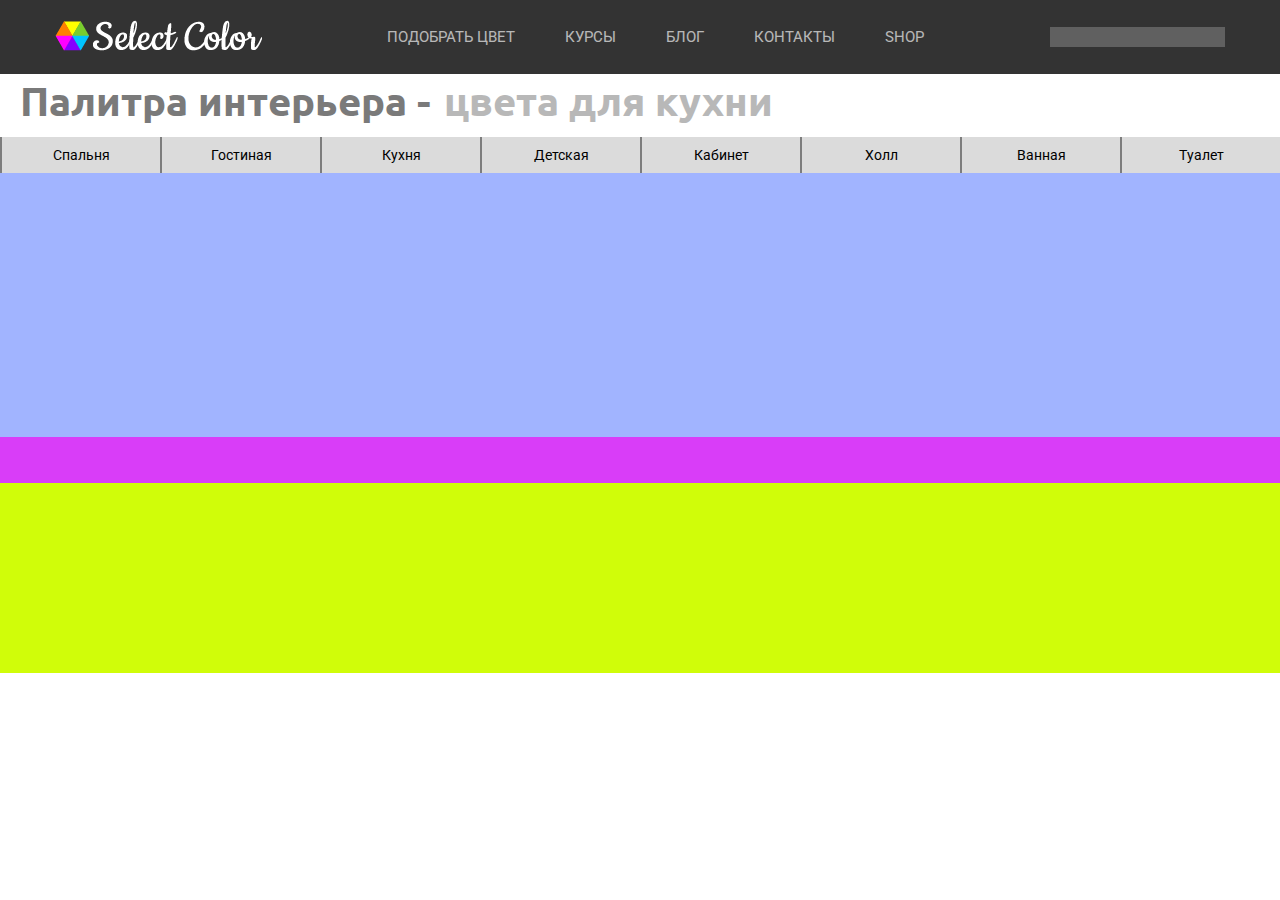
<file: material/index.html>
<!doctype html>
<html>
    <head>
        <meta charset="utf-8">
            <link href="https://fonts.googleapis.com/css2?family=Roboto:wght@100;300;400;500;900&family=Ubuntu:ital,wght@0,300;0,400;0,500;0,700;1,300;1,400;1,500;1,700&display=swap" rel="stylesheet">
            <link rel="stylesheet" href="CSS/style.css">
            <style type="text/css">
            body,td,th {
    font-family: Roboto, sans-serif;
}
            </style>
<title>Select color</title>
    </head>

<body>
    <header class="header">

      <div class="container">
        <div class="header__inner">
            <div class="header__logo"><img src="img/logoSelectColor_.png" alt="select color logo">        </div>
            <nav class="nav">
              <a class="nav__link" href="#"> ПОДОБРАТЬ ЦВЕТ</a>
              <a class="nav__link" href="#"> КУРСЫ</a>
              <a class="nav__link" href="#"> БЛОГ</a>
              <a class="nav__link" href="#"> КОНТАКТЫ</a>
              <a class="nav__link" href="#"> SHOP</a>
            </nav>
              <div class="finder_box"> </div>
        </div>
    </div>

    <div class="ContainerH">
        <h1 >Палитра интерьера - </h1> (;)
        <h2  >цвета для кухни</h2>
    </div>

    <div class="tabs">
        <nav class="tabs__nav">
          <div class="tabs__nav-btn"  data-tab="#спальня"> Спальня</div>
          <div class="tabs__nav-btn"  data-tab="#гостинная"> Гостиная</div>
          <div class="tabs__nav-btn"  data-tab="#кухня"> Кухня</div>
          <div class="tabs__nav-btn" type="button"> Детская</div>
          <div class="tabs__nav-btn" type="button"> Кабинет</div>
          <div class="tabs__nav-btn" type="button"> Холл</div>
          <div class="tabs__nav-btn" type="button"> Ванная </div>
          <div class="tabs__nav-btn" type="button"> Туалет</div>
      </nav>
    </div>
</header>
     <div class="intro">
            <div class="intro_1" ></div>
            <div class="intro_2" ></div>
            <div class="intro_3" ></div>     
        </div>
        <script src="app.js"></script>
    </body>
</html>
</file>
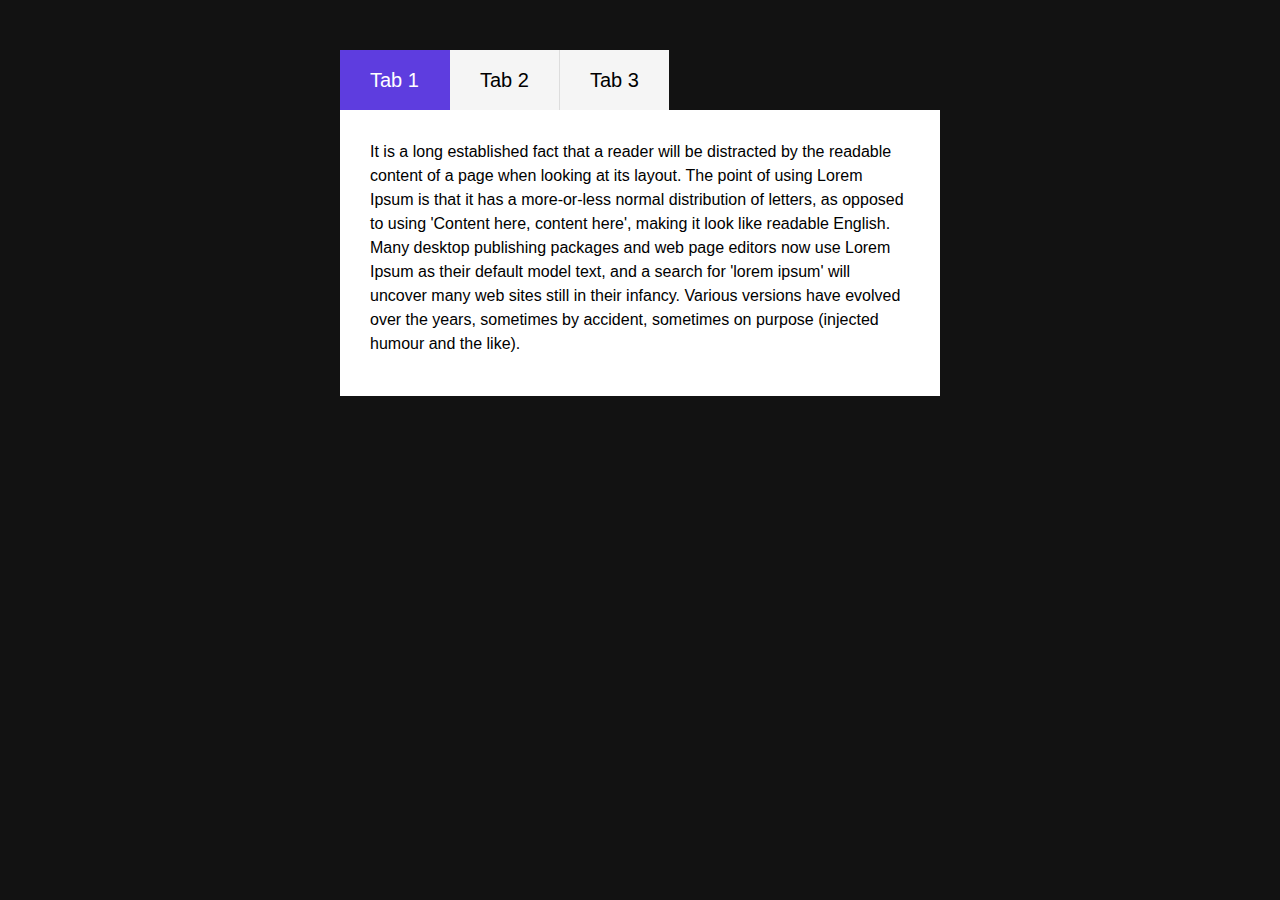
<file: material/tabs-js/index.html>
<!DOCTYPE html>
<html lang="en">
<head>
    <meta charset="UTF-8">
    <link rel="stylesheet" href="style.css">
    <meta name="viewport" content="width=device-width, initial-scale=1.0">
    <title>Tabs js</title>
</head>
<body>

    <div class="tabs">
        <div class="tabs__nav">
            <div class="tabs__nav-btn" type="button" data-tab="#tab_1">Tab 1</div>
            <div class="tabs__nav-btn" type="button" data-tab="#tab_2">Tab 2</div>
            <div class="tabs__nav-btn" type="button" data-tab="#tab_3">Tab 3</div>
        </div>
        <div class="tabs__content">
            <div class="tabs__item" id="tab_1">
                <p>It is a long established fact that a reader will be distracted by the readable content of a page when looking at its layout. The point of using Lorem Ipsum is that it has a more-or-less normal distribution of letters, as opposed to using 'Content here, content here', making it look like readable English. Many desktop publishing packages and web page editors now use Lorem Ipsum as their default model text, and a search for 'lorem ipsum' will uncover many web sites still in their infancy. Various versions have evolved over the years, sometimes by accident, sometimes on purpose (injected humour and the like).</p>
            </div>

            <div class="tabs__item" id="tab_2">
                <p>It is a long established fact that a reader will be distracted by the readable content of a page when looking at its layout. The point of using Lorem Ipsum is that it has a more-or-less normal distribution of letters, as opposed to using 'Content here, content here', making it look like readable English.</p>
            </div>

            <div class="tabs__item" id="tab_3">
                <p>The point of using Lorem Ipsum is that it has a more-or-less normal distribution of letters, as opposed to using 'Content here, content here', making it look like readable English. Many desktop publishing packages and web page editors now use Lorem Ipsum as their default model text, and a search for 'lorem ipsum' will uncover many web sites still in their infancy. Various versions have evolved over the years, sometimes by accident, sometimes on purpose (injected humour and the like).</p>
            </div>
        </div>
    </div>


    <script src="app.js"></script>

</body>
</html>
</file>
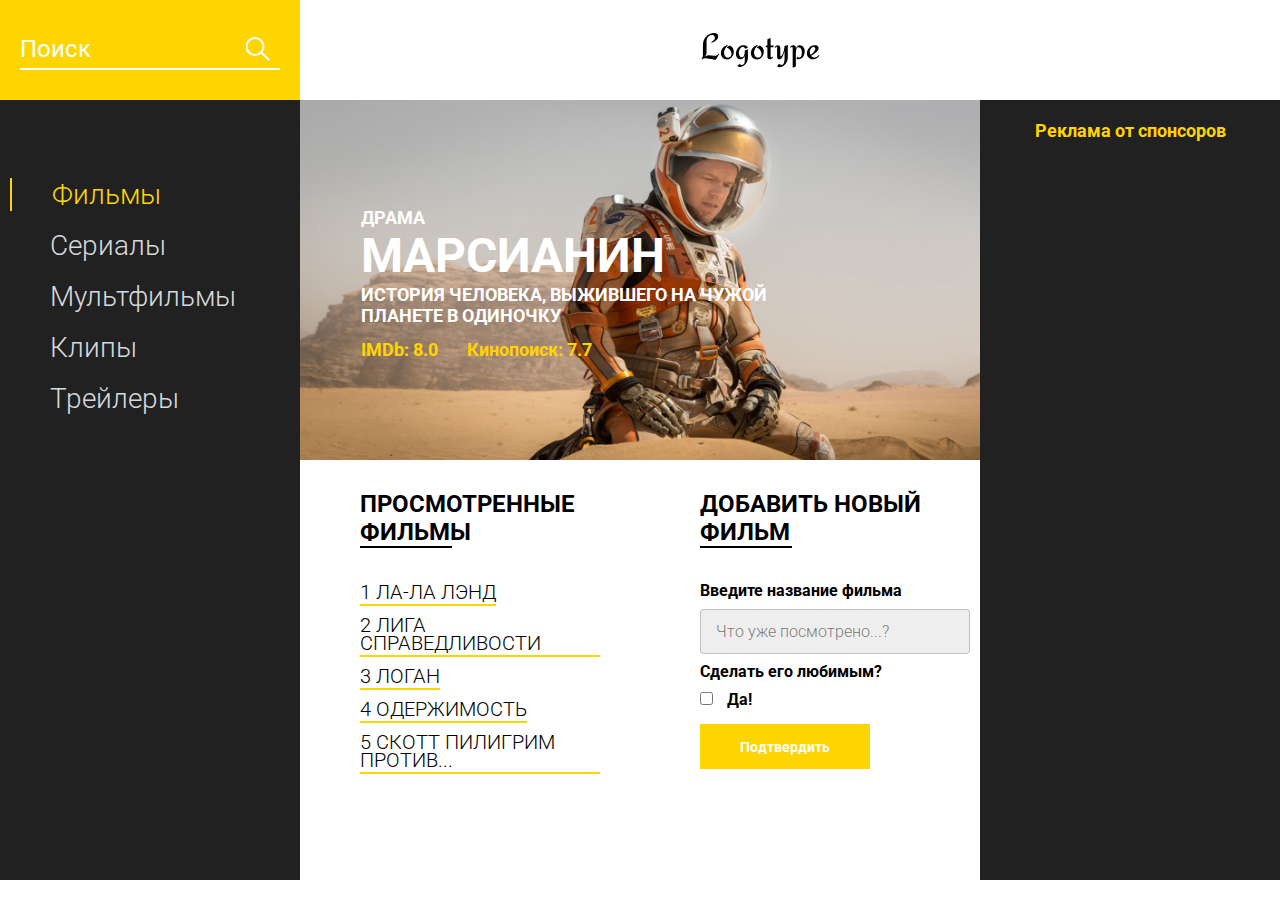
<file: udme/project 2/index.html>
<!DOCTYPE html>
<html lang="en">
<head>
    <meta charset="UTF-8">
    <meta name="viewport" content="width=device-width, initial-scale=1.0">
    <title>Movie DB</title>
    <link href="https://fonts.googleapis.com/css?family=Roboto:300,400,700&display=swap&subset=cyrillic-ext" rel="stylesheet">
    <link rel="stylesheet" href="css/style.min.css">
</head>
<body>
    <header class="header">
        <div class="header__search">
            <form action="#">
                <input type="text" placeholder="Поиск">
            </form>
        </div>
        <div class="header__logo">
            <img src="icons/Logotype.svg" alt="logo">
        </div>
    </header>
    <main class="promo">
        <div class="promo__menu">
            <nav class="promo__menu-list">
                <ul>
                    <li><a class="promo__menu-item promo__menu-item_active" href="#">Фильмы</a></li>
                    <li><a class="promo__menu-item" href="#">Сериалы</a></li>
                    <li><a class="promo__menu-item" href="#">Мультфильмы</a></li>
                    <li><a class="promo__menu-item" href="#">Клипы</a></li>
                    <li><a class="promo__menu-item" href="#">Трейлеры</a></li>
                </ul>
            </nav>
        </div>
        <div class="promo__content">
            <div class="promo__bg">
                <div class="promo__genre">КОМЕДИЯ</div>
                <div class="promo__title">МАРСИАНИН</div>
                <div class="promo__descr">ИСТОРИЯ ЧЕЛОВЕКА, ВЫЖИВШЕГО НА ЧУЖОЙ ПЛАНЕТЕ В ОДИНОЧКУ</div>
                <div class="promo__ratings">
                    <span>IMDb: 8.0</span>
                    <span>Кинопоиск: 7.7</span>
                </div>
            </div>
            <div class="promo__interactive">
                <div>
                    <div class="promo__interactive-title">ПРОСМОТРЕННЫЕ ФИЛЬМЫ</div>
                    <ul class="promo__interactive-list">
                        <li class="promo__interactive-item">ЛОГАН
                            <div class="delete"></div>
                        </li>
                        <li class="promo__interactive-item">ЛИГА СПРАВЕДЛИВОСТИ
                            <div class="delete"></div>
                        </li>
                        <li class="promo__interactive-item">ЛА-ЛА ЛЭНД
                            <div class="delete"></div>
                        </li>
                        <li class="promo__interactive-item">ОДЕРЖИМОСТЬ
                            <div class="delete"></div>
                        </li>
                        <li class="promo__interactive-item">СКОТТ ПИЛИГРИМ ПРОТИВ...
                            <div class="delete"></div>
                        </li>
                    </ul>
                </div>
                <div>
                    <form class="add">
                        <div class="promo__interactive-title">ДОБАВИТЬ НОВЫЙ ФИЛЬМ</div>
                        <span>Введите название фильма</span>
                        <input class="adding__input" type="text" placeholder="Что уже посмотрено...?">
                        <span>Сделать его любимым?</span>
                        <input type="checkbox">
                        <span class="yes">Да!</span>
                        <button>Подтвердить</button>
                    </form>
                </div>
            </div>
        </div>
        <div class="promo__adv">
            <div class="promo__adv-title">Реклама от спонсоров</div>
            <img src="img/content_1.jpg" alt="some picture">
            <img src="img/content_2.jpg" alt="some picture">
            <img src="img/content_3.png" alt="some picture">
        </div>
    </main>

    <script src="js/script.js"></script>
</body>
</html>
</file>
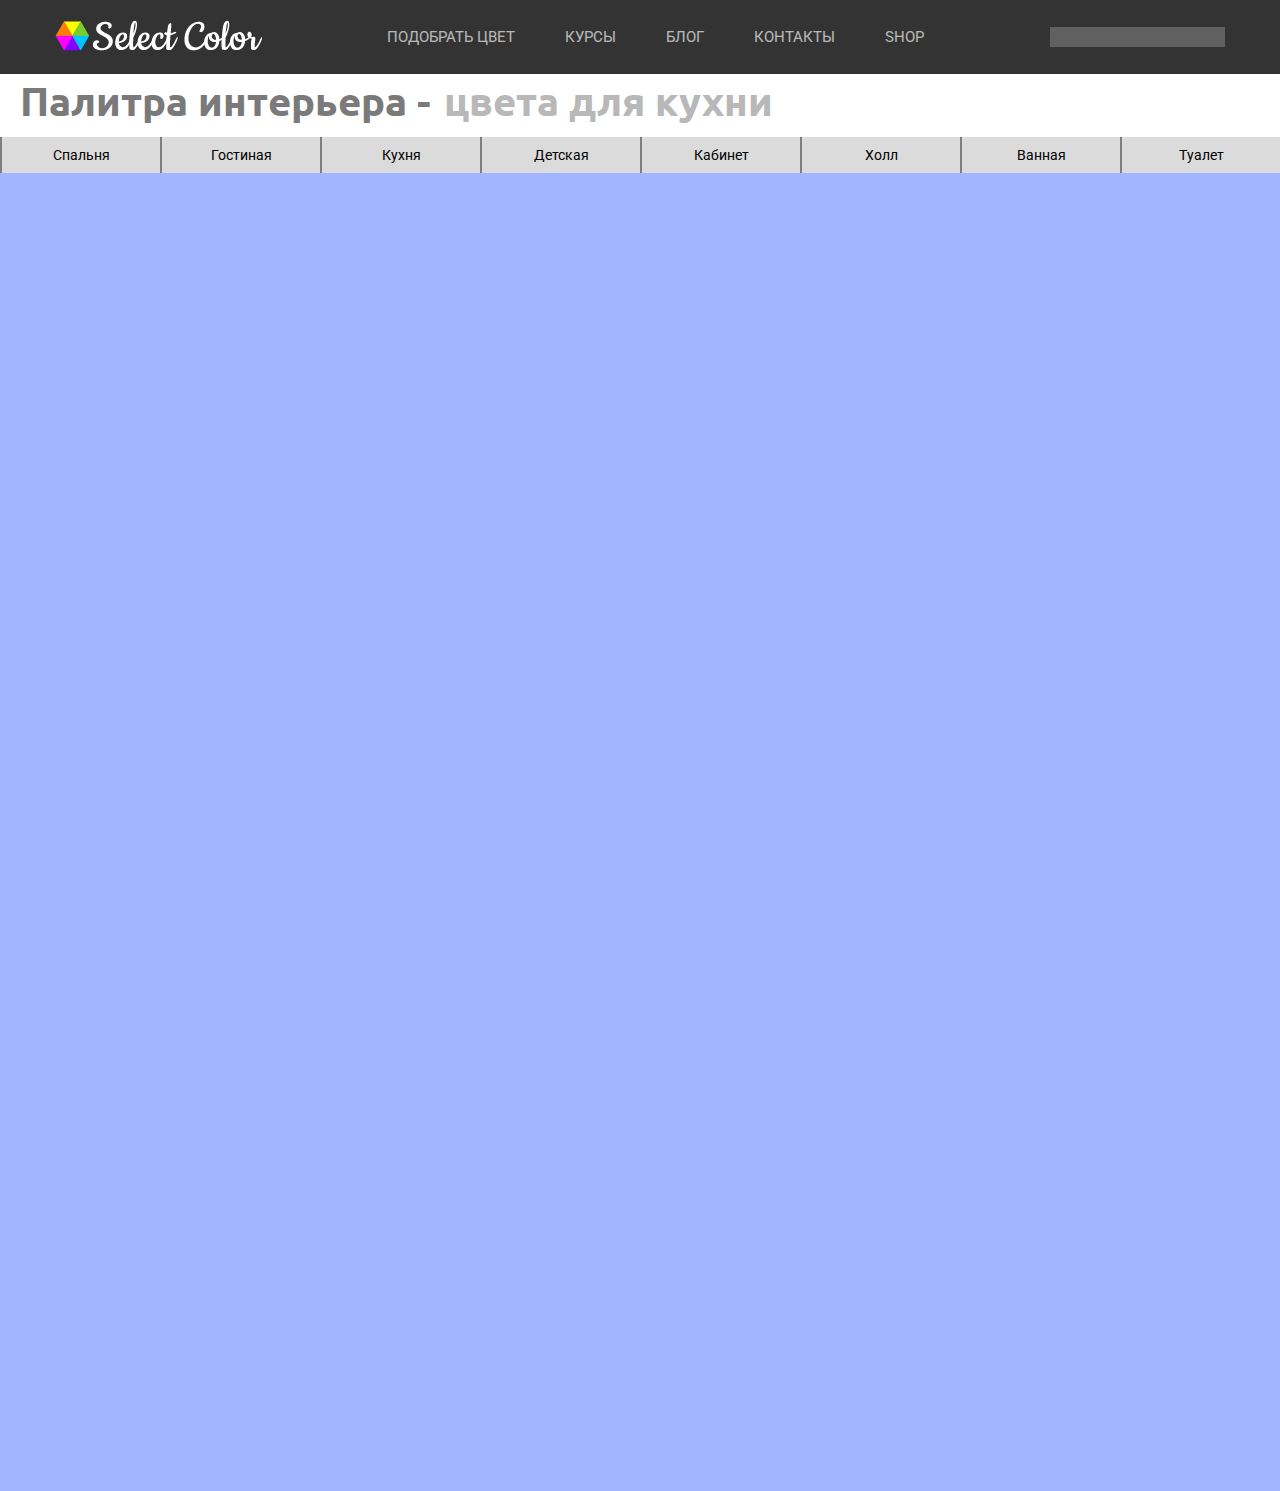
<file: material/index 2.html>
<!doctype html>
<html>
    <head>
        <meta charset="utf-8">
            <link href="https://fonts.googleapis.com/css2?family=Roboto:wght@100;300;400;500;900&family=Ubuntu:ital,wght@0,300;0,400;0,500;0,700;1,300;1,400;1,500;1,700&display=swap" rel="stylesheet">
            <link rel="stylesheet" href="CSS/style.css">
            <style type="text/css">
            body,td,th {
    font-family: Roboto, sans-serif;
}
            </style>
<title>Select color</title>
    </head>

<body>
    <header class="header">
      <div class="container">
        <div class="header__inner">
            <div class="header__logo"><img src="img/logoSelectColor_.png" alt="select color logo">        </div>
            <nav class="nav">
              <a class="nav__link" href="#"> ПОДОБРАТЬ ЦВЕТ</a>
              <a class="nav__link" href="#"> КУРСЫ</a>
              <a class="nav__link" href="#"> БЛОГ</a>
              <a class="nav__link" href="#"> КОНТАКТЫ</a>
              <a class="nav__link" href="#"> SHOP</a>
            </nav>
              <div class="finder_box"> </div>
        </div>
    </div>

    <div class="ContainerH">
        <h1 >Палитра интерьера - </h1> (;)
        <h2  >цвета для кухни</h2>
    </div>

    <div class="tabs">
        <nav class="tabs__nav">
          <div class="tabs__nav-btn"  data-tab="#спальня"> Спальня</div>
          <div class="tabs__nav-btn"  data-tab="#гостинная"> Гостиная</div>
          <div class="tabs__nav-btn"  data-tab="#кухня"> Кухня</div>
          <div class="tabs__nav-btn" type="button"> Детская</div>
          <div class="tabs__nav-btn" type="button"> Кабинет</div>
          <div class="tabs__nav-btn" type="button"> Холл</div>
          <div class="tabs__nav-btn" type="button"> Ванная </div>
          <div class="tabs__nav-btn" type="button"> Туалет</div>
      </nav>
    </div>
</header>
        <div class="intro">
            <div class="intro_1" id="спальня">
                <div class="color1" > </div>
            </div>
            <div class="intro_1" id="гостинная">
                <div class="color2" ></div>
            </div>
            <div class="intro_1" id="кухня">
                <div class="color3" ></div>
            </div>
            <div class="intro_1">
                <div class="color3"></div>
            </div>
            <div class="intro_1">
                <div class="color4"></div>
            </div>
        </div>
    <div class="intro_2">
                <div  class="column_conteiner">
                    <div  class="column_items">
                        <div class="column1">
                            <div class="over1"> </div>
                            <div class="over2"> </div>
                            <div class="over3"> </div>
                            <div class="over4"> </div>
                        </div>
                        <div class="column2">
                            <div class="over1"> </div>
                            <div class="over2"> </div>
                            <div class="over3"> </div>
                            <div class="over4"> </div>
                        </div>
                        <div class="column3">
                            <div class="over1"> </div>
                            <div class="over2"> </div>
                            <div class="over3"> </div>
                            <div class="over4"> </div>
                        </div>
                        <div class="column4">
                            <div class="over1"> </div>
                            <div class="over2"> </div>
                            <div class="over3"> </div>
                            <div class="over4"> </div>
                        </div>
                        <div class="column5">
                            <div class="over1"> </div>
                            <div class="over2"> </div>
                            <div class="over3"> </div>
                            <div class="over4"> </div>
                        </div>
                        <div class="column6">
                            <div class="over1"> </div>
                            <div class="over2"> </div>
                            <div class="over3"> </div>
                            <div class="over4"> </div>
                        </div>
                        <div class="column7">
                            <div class="over1"> </div>
                            <div class="over2"> </div>
                            <div class="over3"> </div>
                            <div class="over4"> </div>
                        </div>
                        <div class="columnD">
                            <div class="over1"> </div>
                            <div class="over2"> </div>
                            <div class="over3"> </div>
                            <div class="over4"> </div>
                        </div>
                    </div>
                </div>
            </div>
        <script src="app.js"></script>
    </body>
</html>
</file>
<file: material/CSS/style.css>
/* CSS Document */
body {
    margin: 0;
    font-family: 'Roboto', sans-serif;
    font-size: 14px;
    color:#FFFFFF;
    -webkit-font-smoothing: antialiased;
}
h1 {
    font-family: 'Ubuntu', sans-serif;
    font-size: 40px;
    color:#7a7a7a;
   
}
 h2, h3, h4, h5, h6{
    font-family: 'Ubuntu', sans-serif;
    font-size: 40px;
    color:#b8b8b8;
}

*,
*:before,
*:after {
    box-sizing: border-box;
}
/*Сontainer
=======================*/
.container {
    width: 100%;
    max-width: 1170px;
    margin: 0 auto;}

.ContainerH {
    width: 100%;
    padding-left: 20px;
    padding-bottom: 10px;
    display: inline-flex;
    height: 63px;
    background-color: #FFFFFF;
    align-items: center;
}

/*Header
=======================*/
.header {
    width: 100%;
    position: absolute;
    top: 0;
    left: 0;
    z-index: 1000;
    background-color:#333333;
}
.header__inner {
    display: flex;
    justify-content: space-between;
    padding: 20px 0;
    align-items:center;
    flex-wrap: wrap;
}
.finder_box {
    width: 15%;
    height: 20px;
    background-color: #606060;
}

/*Nav
====================*/
.nav{
    display: flex;
        font-size: 15px;
    text-transform: uppercase;
}
.nav__link {
    margin-left: 50px;
    color:#fff;
    opacity: .65;
    text-decoration: none;
    transition: opacity .2s
    linear;
}
.nav__link:first-child {
    margin: 0;
}
.nav__link:hover{
    text-decoration:underline;
    opacity: 1;
}

/*tabs
==========*/
.tabs__nav {
    display: flex;
    justify-content: space-between;
    font-size: 14px;
    color: #000000;
    align-items: center;
    margin:0;
}
.tabs__nav-btn {
    padding: 10px;
    flex: 1 1 0;
    text-align: center;
    text-decoration: none;
    background-color: #dbdbdb;
    border-left: 2px solid #7d7d7d;
    transition: background-color .1s linear;
}
.tabs__nav-btn:hover {
    background-color: #bfbfbf;
}
.tabs__nav-btn.active {
    background-color: #fecd57;
}

/*intro
=================*/
.intro {
    display: flexbox;
    width: 100%;
    margin-top: 173px;
    height: 500px;
    position: relative;
   
}

.intro_1 {
    width: 100%;
    height: 52.7%;
    background-color: #a1b4ff;
}
.intro_2 {
    width: 100%;
    height: 9.2%;
    background-color: #d93df8;
}
.intro_3 {
    width: 100%;
    height: 38.1%;
    background-color: #d0fd09;
}
/*Column



/*
https://progi.pro/kak-obrabativat-alfa-v-ruchnom-rezhime-nalozheniya-overlay-10358380


outputRed = (foregroundRed * foregroundAlpha) + (backgroundRed * (1.0 - foregroundAlpha));


struct Color
{
    int R;
    int G;
    int B;
    int A;
};


Color Blend(Color c1, Color c2)
{
    Color result;
    double a1 = c1.A / 255.0;
    double a2 = c2.A / 255.0;



    result.R = (int) (a1 * c1.R + a2 * (1 - a1) * c2.R);
    result.G = (int) (a1 * c1.G + a2 * (1 - a1) * c2.G);
    result.B = (int) (a1 * c1.B + a2 * (1 - a1) * c2.B);
    result.A = (int) (255 * (a1 + a2 * (1 - a1)));
    return result;
}



void Example()
{
    Color c1;
    c1.R = 255;
    c1.G = 0;
    c1.B = 0;
    c1.A = 100;



    Color c2;
    c2.R = 255;
    c2.G = 255;
    c2.B = 255;



    Color blended = Blend(c1, c2);
    int x = 50;
    int y = 100;



    // Pretend function that draws a pixel at (x, y) with rgb values
    DrawPixel(x, y, blended.R, blended.G, blended.B);
}
*/
</file>
<file: material/tabs-js/style.css>
body {
    margin: 0;

    background-color: #121212;

    font-family: Roboto, sans-serif;
    font-size: 16px;
    line-height: 1.5;
}

p {
    margin: 0 0 10px;
}

.tabs {
    max-width: 600px;
    margin: 50px auto;
}

.tabs__nav {
    display: flex;
}

.tabs__nav-btn {
    padding: 15px 30px;

    font-size: 20px;

    background-color: #f5f5f5;
    border: 0;
    border-right: 1px solid #ddd;
    cursor: pointer;
}

.tabs__nav-btn:last-child {
    border-right: none;
}

.tabs__nav-btn:hover {
    background-color: #ddd;
}

.tabs__nav-btn.active {
    background-color: #5e3ddf;
    border-right-color: #5e3ddf;
    color: #fff;
}

.tabs__content {
    padding: 30px;
    background-color: #fff;
}

.tabs__item {
    display: none;
}

.tabs__item.active {
    display: block;
}
</file>
<file: udme/project 2/css/style.min.css>
*{-webkit-box-sizing:border-box;box-sizing:border-box;margin:0;padding:0;font-family:'Roboto', sans-serif}.header{display:-webkit-box;display:-ms-flexbox;display:flex;height:100px}.header__search{display:-webkit-box;display:-ms-flexbox;display:flex;-webkit-box-pack:center;-ms-flex-pack:center;justify-content:center;-webkit-box-align:center;-ms-flex-align:center;align-items:center;height:100%;width:300px;background:#FFD500}.header__search form{position:relative;width:260px;height:30px}.header__search form input{width:100%;border:none;border-bottom:2px solid #fff;background-color:transparent;color:#fff;font-size:24px;line-height:28px;padding-bottom:5px;outline:none}.header__search form input::-webkit-input-placeholder{color:#fff}.header__search form input:-ms-input-placeholder{color:#fff}.header__search form input::-ms-input-placeholder{color:#fff}.header__search form input::placeholder{color:#fff}.header__search form:after{content:'';display:block;position:absolute;top:2px;right:10px;background:url("../icons/search.svg") center center/cover no-repeat;width:24px;height:24px}.header__logo{display:-webkit-box;display:-ms-flexbox;display:flex;-webkit-box-pack:center;-ms-flex-pack:center;justify-content:center;-webkit-box-align:center;-ms-flex-align:center;align-items:center;height:100%;width:calc(100% - 360px)}.promo{height:780px;display:-webkit-box;display:-ms-flexbox;display:flex}.promo__menu{width:300px;height:100%;background:#212121;padding:60px 0 0 10px}.promo__menu-item{display:block;font-size:28px;line-height:33px;color:#D6D9DC;text-decoration:none;font-weight:300;padding-left:40px;margin-top:18px}.promo__menu-item:hover{color:#FFD500}.promo__menu-item_active{border-left:2px solid  #FFD500;color:#FFD500}.promo__content{width:calc(100% - 600px)}.promo__bg{height:360px;background:url("../img/mars.webp") center center/cover no-repeat;background-position:top;padding:107px 0 0 61px}.promo__genre{font-weight:bold;font-size:18px;line-height:21px;color:#FFFFFF;text-transform:uppercase}.promo__title{font-weight:bold;font-size:48px;line-height:56px;color:#FFFFFF;text-transform:uppercase}.promo__descr{width:481px;font-weight:bold;font-size:18px;line-height:21px;color:#FFFFFF;text-transform:uppercase}.promo__ratings{margin-top:13px}.promo__ratings span{font-weight:bold;font-size:18px;line-height:21px;color:#FFD500;margin-right:25px}.promo__interactive{display:-webkit-box;display:-ms-flexbox;display:flex}.promo__interactive>div{width:50%;padding:30px 0 0 60px}.promo__interactive-title{display:inline-block;font-weight:bold;font-size:24px;line-height:28px;color:#000000}.promo__interactive-title:after{content:'';display:block;width:33%;height:2px;background-color:#000}.promo__interactive-list{list-style-type:none;margin-top:35px;display:-webkit-box;display:-ms-flexbox;display:flex;-webkit-box-orient:vertical;-webkit-box-direction:normal;-ms-flex-direction:column;flex-direction:column;-webkit-box-align:start;-ms-flex-align:start;align-items:flex-start}.promo__interactive-item{display:inline-block;position:relative;font-weight:300;font-size:20px;line-height:18px;color:#000000;margin-bottom:15px;padding-right:40px;text-transform:uppercase}.promo__interactive-item span{display:block;position:absolute;left:-30px;top:50%;-webkit-transform:translateY(-50%);transform:translateY(-50%);width:20px;height:20px;background:url("../icons/Star.svg") center center/cover no-repeat}.promo__interactive-item:before{content:'';position:absolute;bottom:-5px;display:block;width:calc(100% - 40px);height:2px;background-color:#FFD500}.promo__interactive-item:hover .delete{content:'';display:block;position:absolute;right:0px;top:50%;-webkit-transform:translateY(-50%);transform:translateY(-50%);width:20px;height:20px;background:url("../icons/trash.png") center center/cover no-repeat;cursor:pointer}.promo__interactive .add .promo__interactive-title{margin-bottom:25px}.promo__interactive .add span{display:block;margin:10px 0;font-weight:bold;font-size:16px;line-height:16px;color:#000000}.promo__interactive .add .yes{display:inline;margin-left:10px}.promo__interactive .add input[type="text"]{width:270px;height:45px;line-height:50px;font-size:16px;background:rgba(196,196,196,0.29);border:1px solid rgba(0,0,0,0.19);padding:0 15px;outline:none;border-radius:4px}.promo__interactive .add input[type="text"]::-webkit-input-placeholder{font-weight:300;font-size:16px;color:rgba(0,0,0,0.53)}.promo__interactive .add input[type="text"]:-ms-input-placeholder{font-weight:300;font-size:16px;color:rgba(0,0,0,0.53)}.promo__interactive .add input[type="text"]::-ms-input-placeholder{font-weight:300;font-size:16px;color:rgba(0,0,0,0.53)}.promo__interactive .add input[type="text"]::placeholder{font-weight:300;font-size:16px;color:rgba(0,0,0,0.53)}.promo__interactive .add button{display:block;margin-top:15px;width:170px;height:45px;background:#FFD500;font-weight:bold;font-size:14px;line-height:14px;color:#FFFFFF;border:none;outline:none;cursor:pointer}.promo__interactive .add button:active{-webkit-transform:scale(0.95);transform:scale(0.95)}.promo__adv{background:#212121;width:300px;height:100%}.promo__adv-title{font-weight:bold;font-size:18px;line-height:21px;color:#FFD500;margin:20px 0;text-align:center}.promo__adv img{width:100%;margin-bottom:10px}
/*# sourceMappingURL=style.min.css.map */
</file>
